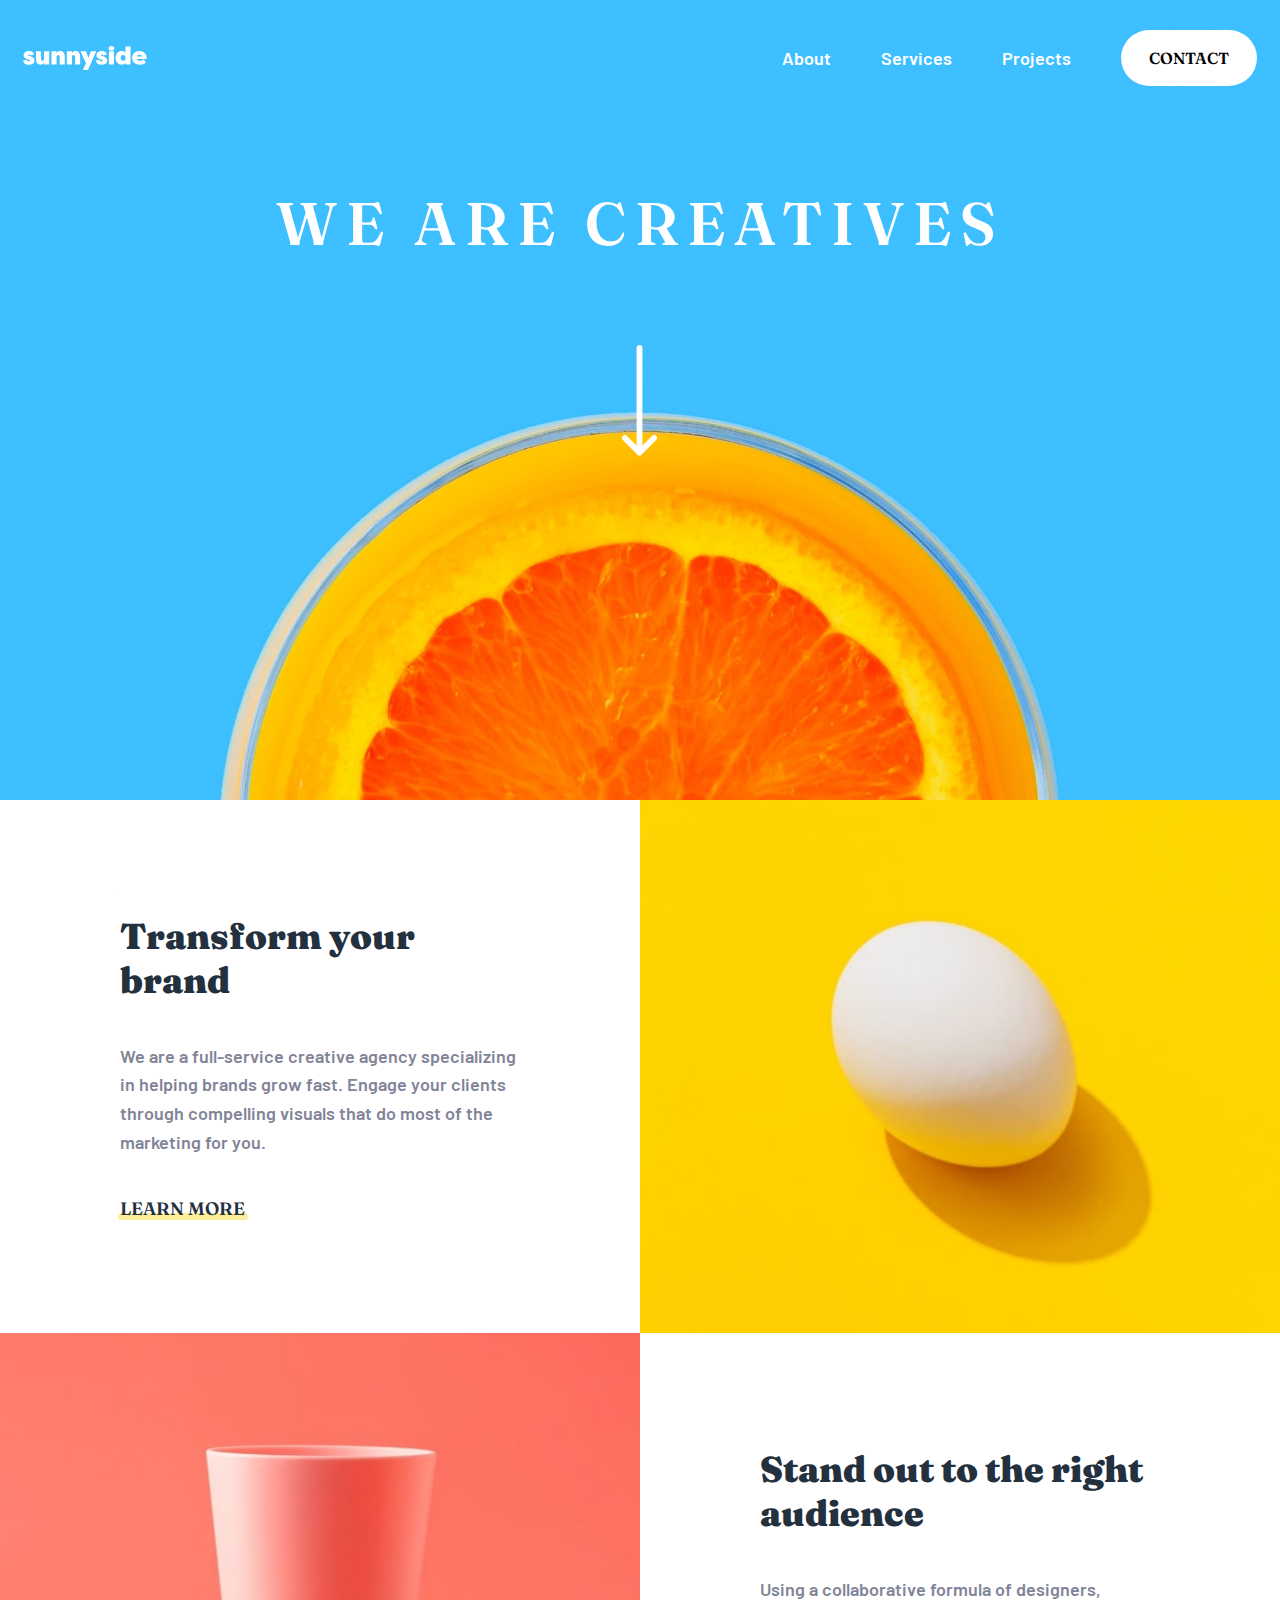
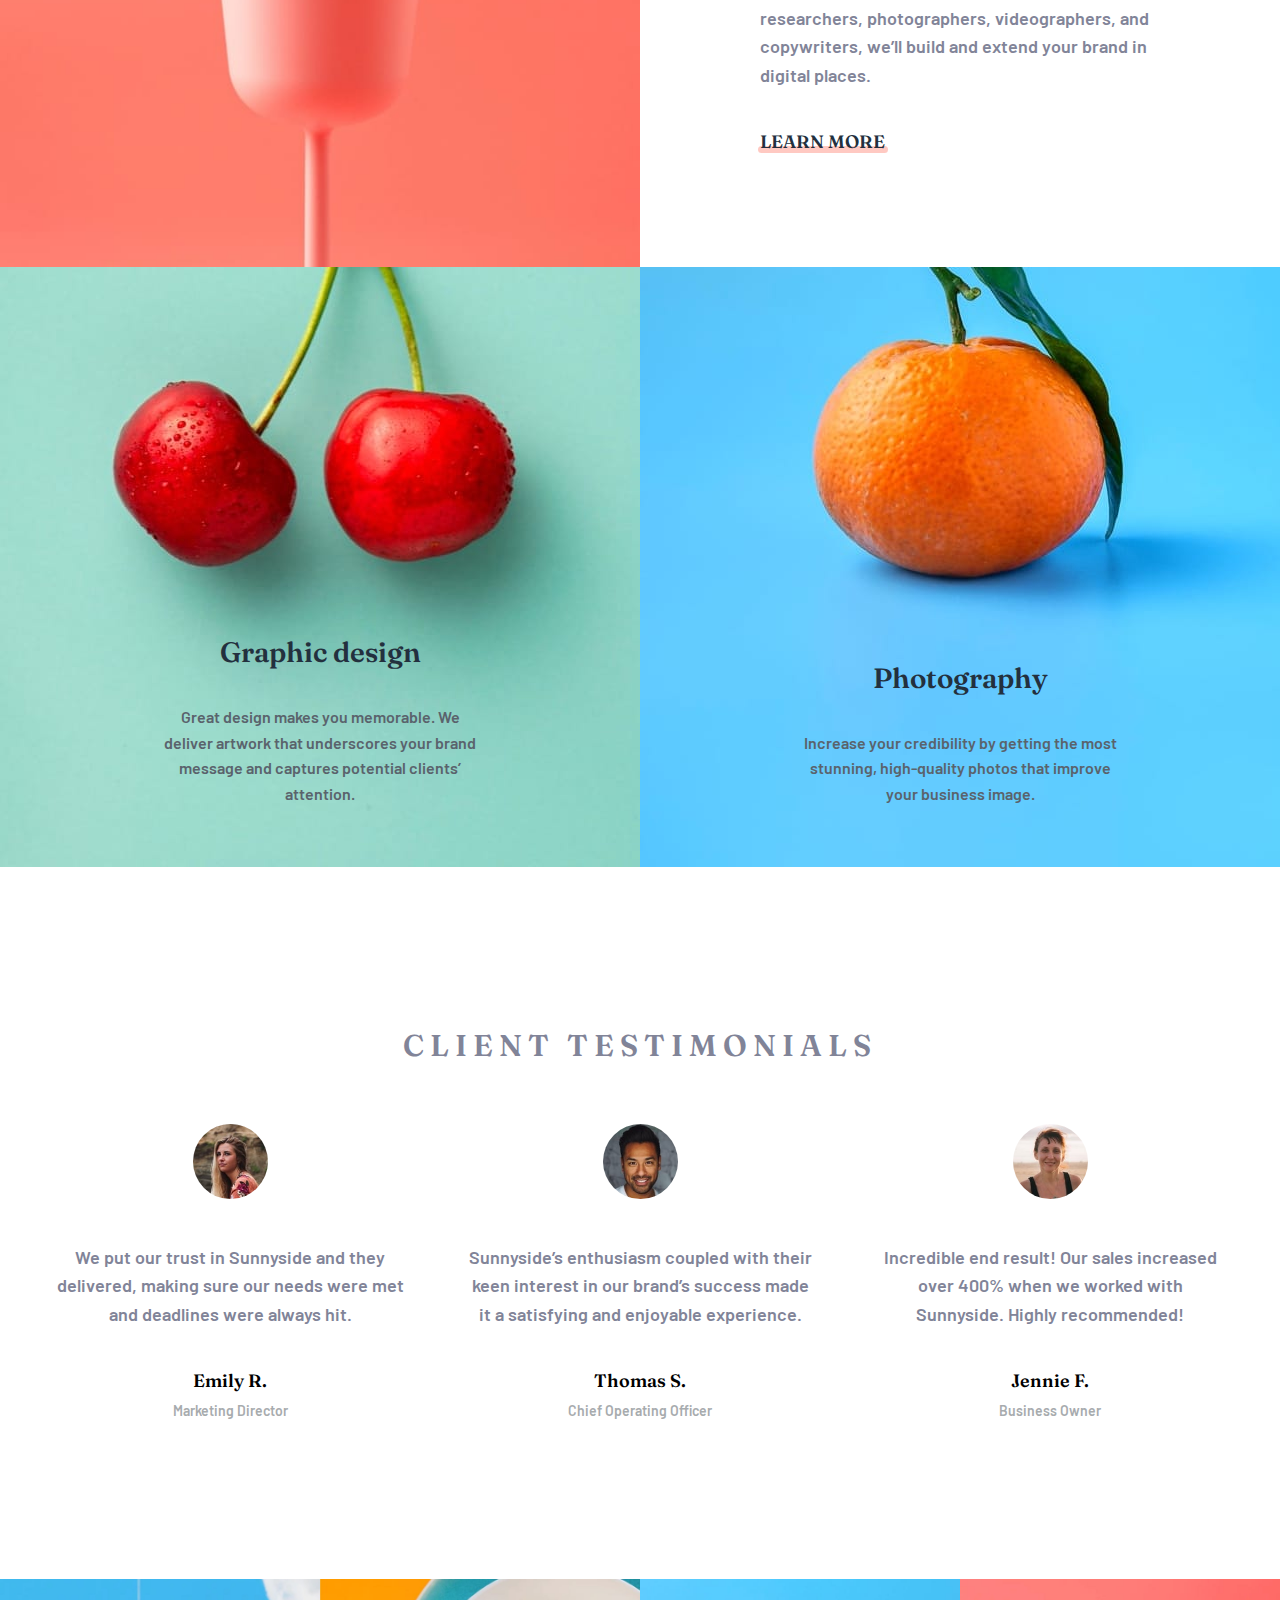
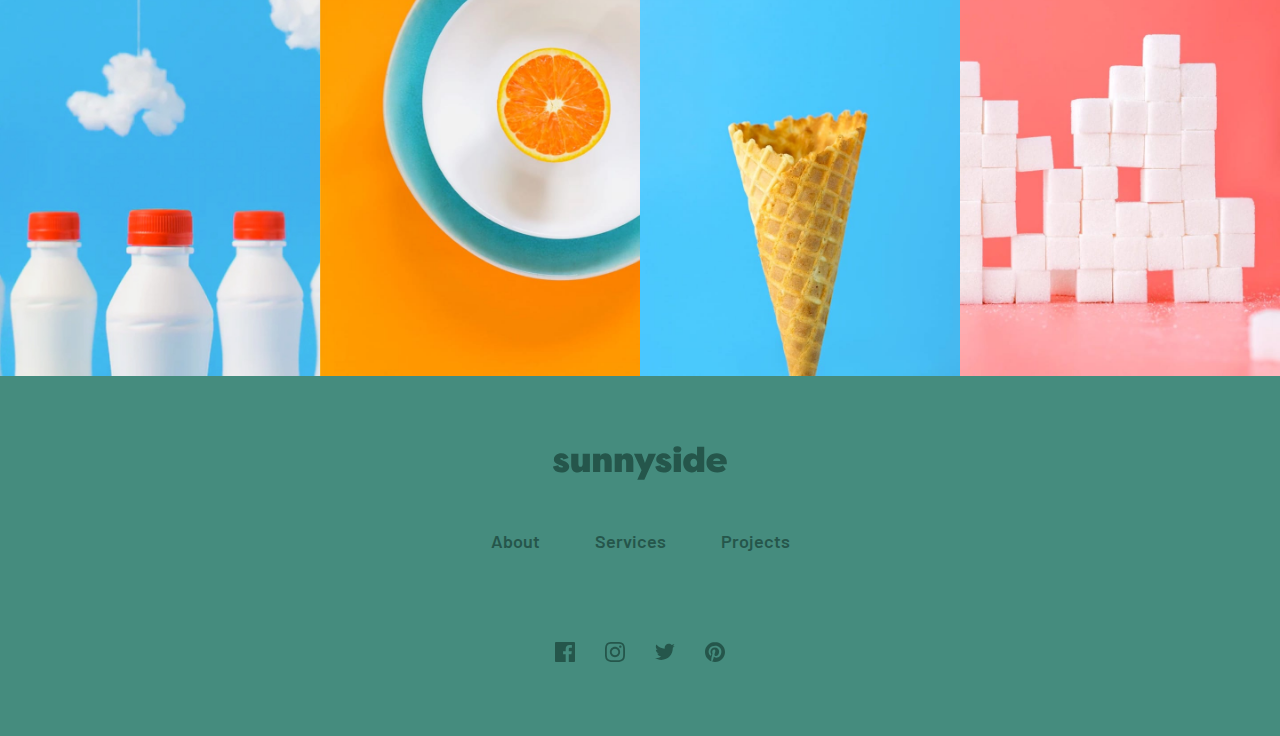
<file: index.html>
<!DOCTYPE html>
<html lang="en">
  <head>
    <meta charset="UTF-8" />
    <meta name="viewport" content="width=device-width, initial-scale=1.0" />
    <link
      rel="icon"
      type="image/png"
      sizes="32x32"
      href="./images/favicon-32x32.png"
    />
    <title>Frontend Mentor | Sunnyside agency landing page</title>
    <link rel="preconnect" href="https://fonts.googleapis.com" />
    <link rel="preconnect" href="https://fonts.gstatic.com" crossorigin />
    <link
      href="https://fonts.googleapis.com/css2?family=Barlow:wght@600&family=Fraunces:opsz,wght@9..144,700;9..144,900&display=swap"
      rel="stylesheet"
    />
    <link rel="stylesheet" href="./css/styles.css" />
  </head>
  <body>
    <div class="container">
      <header class="header">
        <div class="header__container wrapper">
          <a href="#" class="header__logo">
            <img src="./images/logo.svg" alt="logo" />
          </a>
          <nav class="menu">
            <a href="#" class="menu__link" href="#">About</a>
            <a href="#" class="menu__link" href="#">Services</a>
            <a href="#" class="menu__link" href="#">Projects</a>
            <a href="#" class="link-contact" href="#">Contact</a>
          </nav>
          <button class="header__button">
            <img src="./images/icon-hamburger.svg" alt="icon hamburger" />
          </button>
        </div>
        <section class="hero">
          <div class="hero__container wrapper">
            <h1 class="hero__title">we are creatives</h1>
          </div>
        </section>
      </header>

      <main class="main">
        <section class="services">
          <article class="service">
            <picture class="service__picture service__picture--reverse">
              <source
                media="(min-width: 400px )"
                srcset="./images/desktop/image-transform.jpg"
              />
              <img
                src="./images/mobile/image-transform.jpg"
                alt="image service"
                class="service__image"
              />
            </picture>
            <div class="service__body service__body--reverse">
              <h2 class="service__heading">Transform your brand</h2>
              <p class="service__description">
                We are a full-service creative agency specializing in helping
                brands grow fast. Engage your clients through compelling visuals
                that do most of the marketing for you.
              </p>
              <a href="#" class="service__link service__link--yellow"
                >learn more</a
              >
            </div>
          </article>
          <article class="service">
            <picture class="service__picture">
              <source
                media="(min-width: 400px )"
                srcset="./images/desktop/image-stand-out.jpg"
              />
              <img
                src="./images/mobile/image-stand-out.jpg"
                alt="image service"
                class="service__image"
              />
            </picture>
            <div class="service__body">
              <h2 class="service__heading">Stand out to the right audience</h2>
              <p class="service__description">
                Using a collaborative formula of designers, researchers,
                photographers, videographers, and copywriters, we’ll build and
                extend your brand in digital places.
              </p>
              <a href="#" class="service__link service__link--red"
                >learn more</a
              >
            </div>
          </article>
        </section>
        <section class="jobs">
          <article class="job job--design">
            <h3 class="job__name">Graphic design</h3>
            <p class="job__description">
              Great design makes you memorable. We deliver artwork that
              underscores your brand message and captures potential clients’
              attention.
            </p>
          </article>
          <article class="job job--photography">
            <h3 class="job__name">Photography</h3>
            <p class="job__description">
              Increase your credibility by getting the most stunning,
              high-quality photos that improve your business image.
            </p>
          </article>
        </section>
        <section class="testimonials">
          <h2 class="testimonials__heading">Client testimonials</h2>
          <div class="testimonials__content">
            <article class="testimonial">
              <picture class="testimonial__image">
                <img src="./images/image-emily.jpg" alt="Emily" />
              </picture>
              <p class="testimonial__description">
                We put our trust in Sunnyside and they delivered, making sure
                our needs were met and deadlines were always hit.
              </p>
              <h3 class="testimonial__name">Emily R.</h3>
              <h4 class="testimonial__job">Marketing Director</h4>
            </article>
            <article class="testimonial">
              <picture class="testimonial__image">
                <img src="./images/image-thomas.jpg" alt="Thomas" />
              </picture>
              <p class="testimonial__description">
                Sunnyside’s enthusiasm coupled with their keen interest in our
                brand’s success made it a satisfying and enjoyable experience.
              </p>
              <h3 class="testimonial__name">Thomas S.</h3>
              <h4 class="testimonial__job">Chief Operating Officer</h4>
            </article>
            <article class="testimonial">
              <picture class="testimonial__image">
                <img src="./images/image-jennie.jpg" alt="Jennie" />
              </picture>
              <p class="testimonial__description">
                Incredible end result! Our sales increased over 400% when we
                worked with Sunnyside. Highly recommended!
              </p>
              <h3 class="testimonial__name">Jennie F.</h3>
              <h4 class="testimonial__job">Business Owner</h4>
            </article>
          </div>
        </section>
        <section class="gallery">
          <picture class="gallery__item">
            <source
              media="(min-width: 376px)"
              srcset="./images/desktop/image-gallery-milkbottles.jpg"
            />
            <img
              src="./images/mobile/image-gallery-milkbottles.jpg"
              alt="image gallery"
            />
          </picture>
          <picture class="gallery__item">
            <source
              media="(min-width: 376px)"
              srcset="./images/desktop/image-gallery-orange.jpg"
            />
            <img
              src="./images/mobile/image-gallery-orange.jpg"
              alt="image gallery"
            />
          </picture>
          <picture class="gallery__item">
            <source
              media="(min-width: 376px)"
              srcset="./images/desktop/image-gallery-cone.jpg"
            />
            <img
              src="./images/mobile/image-gallery-cone.jpg"
              alt="image gallery"
            />
          </picture>
          <picture class="gallery__item">
            <source
              media="(min-width: 376px)"
              srcset="./images/desktop/image-gallery-sugarcubes.jpg"
            />
            <img
              src="./images/mobile/image-gallery-sugar-cubes.jpg"
              alt="image gallery"
            />
          </picture>
        </section>
      </main>
      <footer class="footer">
        <a href="#" class="footer__logo">
          <svg class="footer__logo">
            <use href="./images/icons/symbol.svg#icon-logo"></use>
          </svg>
        </a>
        <div class="footer__menu">
          <a href="#" class="footer__link">About</a>
          <a href="#" class="footer__link">Services</a>
          <a href="#" class="footer__link">Projects</a>
        </div>
        <div class="footer__social social">
          <a href="#" class="social__link">
            <svg class="social__icon">
              <use href="./images/icons/symbol.svg#icon-facebook"></use>
            </svg>
          </a>
          <a href="#" class="social__link">
            <svg class="social__icon">
              <use href="./images/icons/symbol.svg#icon-instagram"></use>
            </svg>
          </a>
          <a href="#" class="social__link">
            <svg class="social__icon">
              <use href="./images/icons/symbol.svg#icon-twitter"></use>
            </svg>
          </a>
          <a href="#" class="social__link">
            <svg class="social__icon">
              <use href="./images/icons/symbol.svg#icon-pinterest"></use>
            </svg>
          </a>
        </div>
      </footer>
    </div>
    <script src="./js/script.js"></script>
  </body>
</html>
</file>
<file: css/styles.css>
:root {
  --primary-color-100: hsl(7, 99%, 70%);
  --primary-color-200: hsl(51, 100%, 49%);
  --primary-color-300: hsl(167, 40%, 24%);
  --primary-color-400: hsl(198, 62%, 26%);
  --primary-color-500: hsl(168, 34%, 41%);

  --neutral-color-100: hsl(0, 0%, 100%);
  --neutral-color-200: hsl(210, 4%, 67%);
  --neutral-color-300: hsl(232, 10%, 55%);
  --neutral-color-400: hsl(213, 9%, 39%);
  --neutral-color-500: hsl(212, 27%, 19%);

  --fw-700: 700;
  --fw-900: 900;

  --ff-100: "Barlow", sans-serif;
  --ff-200: "Fraunces", serif;
}

html {
  font-size: 62.5%;
  box-sizing: border-box;
}

html,
body {
  height: 100%;
}

*,
*::before,
*::after {
  box-sizing: inherit;
  font: inherit;
}

* {
  margin: 0;
}

a {
  text-decoration: none;
  color: inherit;
}

img,
picture {
  max-width: 100%;
  display: block;
}

body {
  font-size: 1.8rem;
  font-family: var(--ff-100);
  font-weight: 600;
}

.container {
  width: 100%;
  max-width: 144rem;
  margin-inline: auto;
}

.wrapper {
  width: calc(100% - 4.6rem);
  max-width: 144rem;
  margin-inline: auto;
}

.header {
  --bgi-arrow: url(../images/icon-arrow-down.svg);
  --bgi-header: url(../images/mobile/image-header.jpg);
  --bgp-arrow: center bottom 30%;
  background-image: var(--bgi-arrow), var(--bgi-header);
  background-repeat: no-repeat, no-repeat;
  background-size: auto 11.1rem, cover;
  background-position: var(--bgp-arrow), center bottom;
  min-height: 54rem;
  display: flex;
  flex-direction: column;
}

.header__container {
  display: flex;
  justify-content: space-between;
  align-items: center;
  margin-top: 3rem;
}

.header__button {
  border: none;
  background-color: transparent;
  padding: 0;
  cursor: pointer;
}

.menu {
  display: none;
  flex-direction: column;
  text-align: center;
  background-color: var(--neutral-color-100);
  position: absolute;
  inset: 0;
  width: calc(100% - 4.6rem);
  height: min-content;
  margin: 10rem auto auto;
  gap: 4rem 5rem;
  padding: 3.7rem;
}

.show-menu {
  display: flex;
}

.menu::before {
  position: absolute;
  content: "";
  top: -3rem;
  right: 0;
  border-top: 3rem solid transparent;
  border-right: 3rem solid var(--neutral-color-100);
}

.menu__link {
  color: var(--neutral-color-300);
}

.link-contact {
  background-color: var(--primary-color-200);
  text-transform: uppercase;
  font-family: var(--ff-200);
  align-self: center;
  padding: 1.8rem 2.8rem;
  border-radius: 3rem;
  font-size: 1.6rem;
}

.hero {
  margin-top: 9.5rem;
}

.hero__title {
  text-align: center;
  color: var(--neutral-color-100);
  font-family: var(--ff-200);
  font-size: 4rem;
  text-transform: uppercase;
  letter-spacing: 0.15em;
  line-height: 1.4;
}

.service__body {
  text-align: center;
  padding: 4rem 2rem;
  display: flex;
  flex-direction: column;
  gap: 4rem;
}

.service__heading {
  font-family: var(--ff-200);
  font-size: 3.4rem;
  color: var(--neutral-color-500);
  font-weight: var(--fw-900);
}

.service__description {
  color: var(--neutral-color-300);
  line-height: 1.6;
}

.service__link {
  color: var(--neutral-color-500);
  font-family: var(--ff-200);
  text-transform: uppercase;
  position: relative;
  align-self: center;
}

.service__link::after {
  position: absolute;
  content: "";
  background-color: var(--bgc-service-link, gold);
  inset: 70% -2% 0 -2%;
  border-radius: 1rem;
  z-index: -1;
  opacity: var(--opacity-link, 0.4);
  transition: opacity 0.25s;
}

.service__link--yellow {
  --bgc-service-link: var(--primary-color-200);
}

.service__link:hover {
  --opacity-link: 1;
}

.service__link--red {
  --bgc-service-link: var(--primary-color-100);
}

.job {
  text-align: center;
  min-height: 60rem;
  display: flex;
  flex-direction: column;
  justify-content: flex-end;
  gap: 3.5rem;
  padding: 6rem 2rem;
}

.job--design {
  background: url(../images/mobile/image-graphic-design.jpg) 0 0 / cover
    no-repeat;
}

.job--photography {
  background: url(../images/mobile/image-photography.jpg) 0 0 / cover no-repeat;
}

.job__name {
  font-size: 2.8rem;
  font-family: var(--ff-200);
  color: var(--neutral-color-500);
}

.job__description {
  line-height: 1.6;
  font-size: 1.6rem;
  color: var(--neutral-color-400);
  max-width: 33rem;
  margin-inline: auto;
}

.testimonials {
  text-align: center;
  padding: 6.5rem 2rem;
}

.testimonials__content {
  margin-top: 6rem;
  display: flex;
  flex-direction: column;
  align-items: center;
  gap: 6rem;
}

.testimonials__heading {
  font-size: 1.8rem;
  font-family: var(--ff-200);
  letter-spacing: 0.2em;
  text-transform: uppercase;
  color: var(--neutral-color-300);
}

.testimonial {
  max-width: 35rem;
}

.testimonial__description {
  color: var(--neutral-color-300);
  line-height: 1.6;
  margin-bottom: 4rem;
}

.testimonial__image {
  margin-bottom: 4rem;
  border-radius: 50%;
  width: 7.5rem;
  height: 7.5rem;
  overflow: hidden;
  display: inline-block;
}

.testimonial__name {
  font-family: var(--ff-200);
  margin-bottom: 1rem;
}

.testimonial__job {
  color: var(--neutral-color-200);
  font-size: 1.4rem;
}

.gallery {
  display: grid;
  grid-template-columns: repeat(2, 1fr);
}

.footer {
  background-color: var(--primary-color-500);
  padding-block: 6.2rem 7.8rem;
  display: flex;
  flex-direction: column;
  align-items: center;
}

.footer__logo {
  --color-logo: var(--primary-color-300);
  width: 17.4rem;
  height: 3.4rem;
  margin-bottom: 5rem;
}

.footer__menu {
  display: flex;
  justify-content: center;
  gap: 5.5rem;
  margin-bottom: 9rem;
}

.footer__link {
  color: var(--primary-color-300);
  transition: color 0.25s;
}

.footer__link:hover {
  color: var(--neutral-color-100);
}

.social {
  display: flex;
  justify-content: center;
  gap: 3rem;
  --color-icon: var(--primary-color-300);
}

.social__icon {
  width: 2rem;
  height: 2rem;
}

.social__icon:hover {
  --color-icon: var(--neutral-color-100);
}

@media screen and (min-width: 400px) {
  .job--design {
    background: url(../images/desktop/image-graphic-design.jpg) center 0 / cover
      no-repeat;
  }

  .job--photography {
    background: url(../images/desktop/image-photography.jpg) center 0 / cover
      no-repeat;
  }
}

@media screen and (min-width: 750px) {
  .header {
    --bgi-header: url(../images/desktop/image-header.jpg);
    min-height: 80rem;
    --bgp-arrow: center center;
  }

  .header__button {
    display: none;
  }

  .menu {
    display: flex;
    flex-direction: row;
    align-items: center;
    position: initial;
    width: auto;
    margin: 0;
    padding: 0;
    background-color: transparent;
  }

  .menu__link {
    color: var(--neutral-color-100);
  }

  .link-contact {
    background-color: var(--neutral-color-100);
    transition: color, background-color 0.25s;
  }

  .link-contact:hover {
    color: var(--neutral-color-100);
    background-color: hsl(0 0% 100% / 0.3);
  }

  .hero__title {
    font-size: 6rem;
  }

  .service {
    display: grid;
    grid-template-columns: 1fr 1fr;
  }

  .service__body {
    text-align: left;
    max-width: 44rem;
    margin: auto;
  }

  .service__picture--reverse {
    grid-column-start: 2;
  }

  .service__body--reverse {
    grid-column-start: 1;
    grid-row-start: 1;
  }

  .service__image {
    height: 100%;
    width: 100%;
  }

  .service__heading {
    font-size: 3.6rem;
  }

  .service__link {
    align-self: flex-start;
  }

  .jobs {
    display: flex;
  }

  .jobs > * {
    flex: 1;
  }

  .testimonials {
    padding-block: 16rem;
  }

  .testimonials__heading {
    font-size: 3rem;
  }

  .testimonials__content {
    flex-direction: row;
    justify-content: center;
  }

  .gallery {
    grid-template-columns: repeat(4, 1fr);
  }

  .footer {
    padding-block: 7rem;
  }
}
</file>
